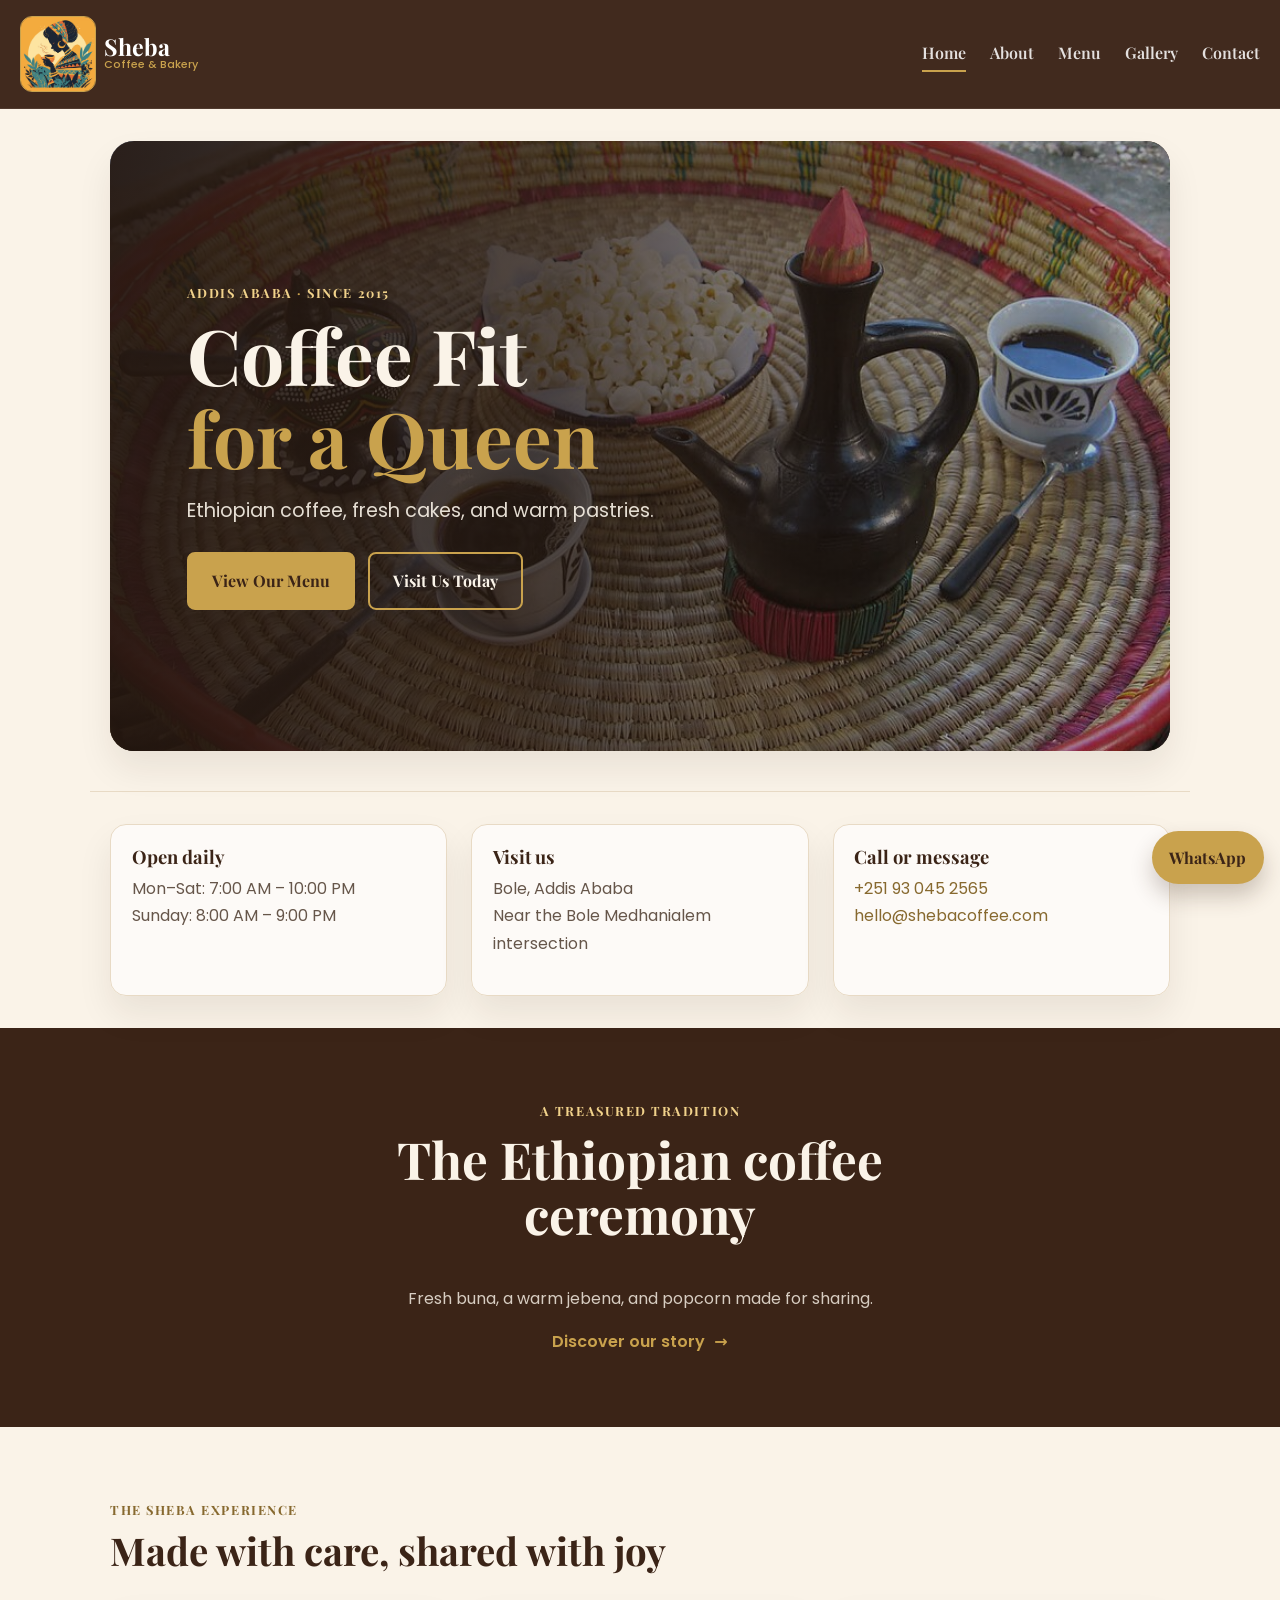
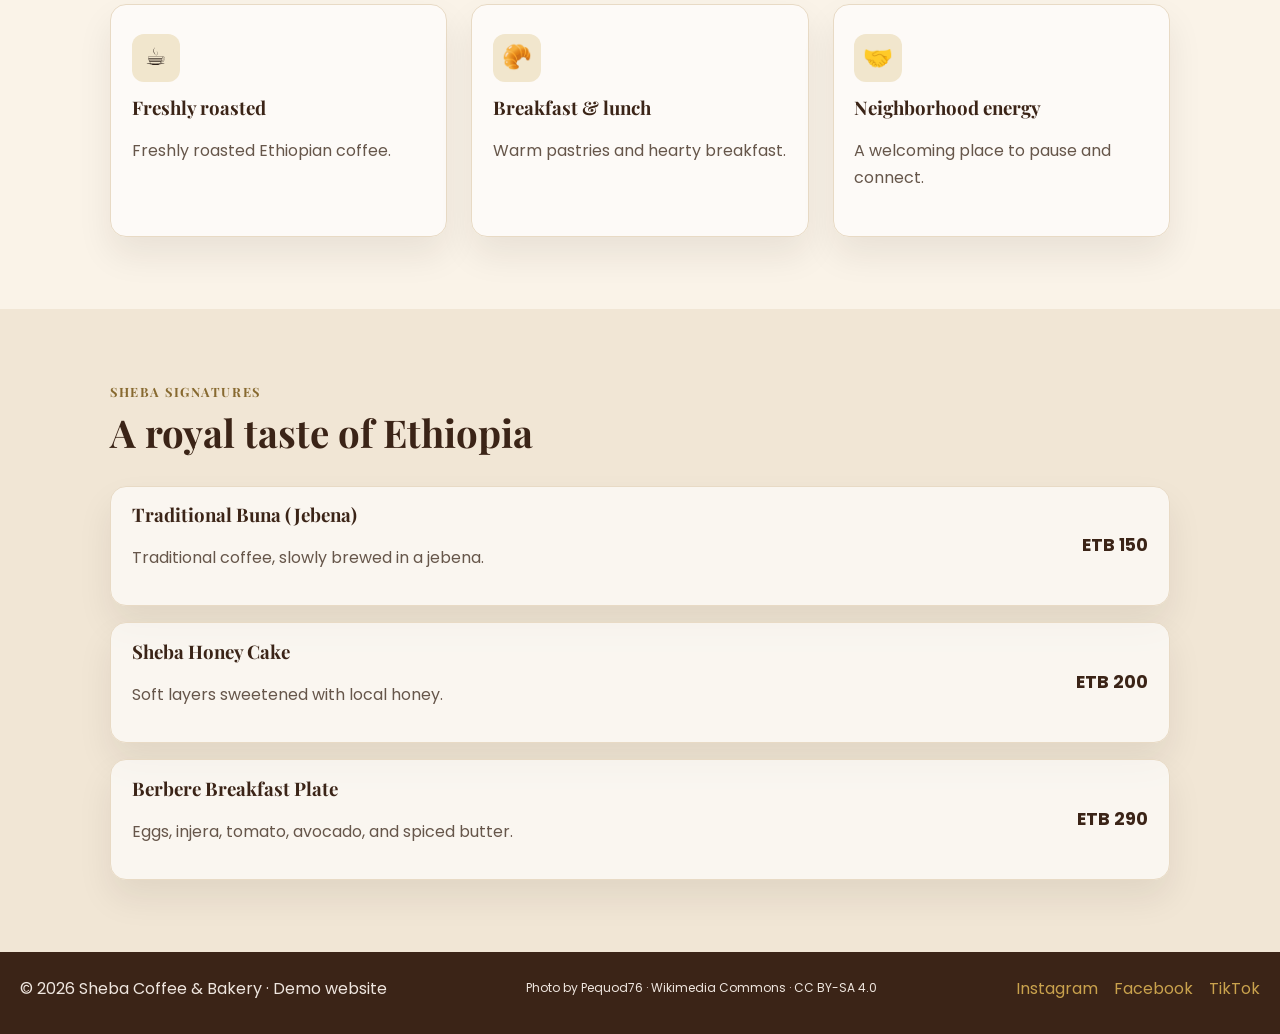
<file: index.html>
<!DOCTYPE html>
<html lang="en">
<head>
  <meta charset="UTF-8">
  <meta name="viewport" content="width=device-width, initial-scale=1">
  <title>Sheba Coffee &amp; Bakery | Ethiopian Coffee, Cakes &amp; Pastries</title>
  <meta name="description" content="Sheba Coffee &amp; Bakery in Addis Ababa: freshly roasted Ethiopian coffee, handcrafted cakes and warm pastries, made daily. View our menu, hours and location.">
  <link rel="preconnect" href="https://fonts.googleapis.com">
  <link rel="preconnect" href="https://fonts.gstatic.com" crossorigin>
  <link href="https://fonts.googleapis.com/css2?family=Playfair+Display:wght@400;600;700&family=Poppins:wght@400;500;600;700&display=swap" rel="stylesheet">
  <link rel="stylesheet" href="style.css">
</head>
<body>
  <header class="site-header">
    <a class="logo" href="index.html">
      <img class="logo-mark" src="sheba-logo-illustration.png" alt="Sheba Coffee & Bakery logo">
      <span class="logo-name">Sheba</span>
      <span class="logo-descriptor">Coffee &amp; Bakery</span>
    </a>
    <button class="nav-toggle" aria-label="Open menu" aria-expanded="false" aria-controls="nav">
      <span></span>
      <span></span>
      <span></span>
    </button>
    <nav id="nav" class="nav">
      <a href="index.html" aria-current="page">Home</a>
      <a href="about.html">About</a>
      <a href="menu.html">Menu</a>
      <a href="gallery.html">Gallery</a>
      <a href="contact.html">Contact</a>
    </nav>
  </header>

  <main>
    <section class="hero container">
      <div class="hero-visual">
        <img class="coffee-scene" src="ethiopian-coffee.jpg" alt="Ethiopian coffee service with a decorated jebena, coffee cups, and a bowl of popcorn on a woven tray">
        <div class="hero-text">
          <p class="eyebrow">Addis Ababa <span>·</span> Since 2015</p>
          <h1>Coffee Fit <span>for a Queen</span></h1>
          <p class="lead">Ethiopian coffee, fresh cakes, and warm pastries.</p>
          <div class="hero-actions">
            <a class="btn btn-primary" href="menu.html">View Our Menu</a>
            <a class="btn btn-ghost" href="contact.html">Visit Us Today</a>
          </div>
        </div>
      </div>
    </section>

    <section class="info container">
      <div class="info-card">
        <h2>Open daily</h2>
        <p>Mon–Sat: 7:00 AM – 10:00 PM<br>Sunday: 8:00 AM – 9:00 PM</p>
      </div>
      <div class="info-card">
        <h2>Visit us</h2>
        <p>Bole, Addis Ababa<br>Near the Bole Medhanialem intersection</p>
      </div>
      <div class="info-card">
        <h2>Call or message</h2>
        <p><a href="tel:+251930452565">+251 93 045 2565</a><br><a href="mailto:hello@shebacoffee.com">hello@shebacoffee.com</a></p>
      </div>
    </section>

    <section class="section coffee-ceremony">
      <div class="container ceremony-inner" data-reveal>
        <p class="eyebrow">A treasured tradition</p>
        <h2>The Ethiopian coffee ceremony</h2>
        <p>Fresh buna, a warm jebena, and popcorn made for sharing.</p>
        <a class="text-link" href="about.html">Discover our story <span aria-hidden="true">→</span></a>
      </div>
    </section>

    <section class="section container">
      <div class="section-heading">
        <p class="eyebrow">The Sheba experience</p>
        <h2>Made with care, shared with joy</h2>
      </div>
      <div class="card-grid three-up">
        <article class="feature-card">
          <span class="feature-icon">☕</span>
          <h3>Freshly roasted</h3>
          <p>Freshly roasted Ethiopian coffee.</p>
        </article>
        <article class="feature-card">
          <span class="feature-icon">🥐</span>
          <h3>Breakfast & lunch</h3>
          <p>Warm pastries and hearty breakfast.</p>
        </article>
        <article class="feature-card">
          <span class="feature-icon">🤝</span>
          <h3>Neighborhood energy</h3>
          <p>A welcoming place to pause and connect.</p>
        </article>
      </div>
    </section>

    <section class="section section-alt">
      <div class="container">
        <div class="section-heading">
          <p class="eyebrow">Sheba signatures</p>
          <h2>A royal taste of Ethiopia</h2>
        </div>
        <div class="menu-preview">
          <article class="menu-item">
            <div>
              <h3>Traditional Buna (Jebena)</h3>
              <p>Traditional coffee, slowly brewed in a jebena.</p>
            </div>
            <strong>ETB 150</strong>
          </article>
          <article class="menu-item">
            <div>
              <h3>Sheba Honey Cake</h3>
              <p>Soft layers sweetened with local honey.</p>
            </div>
            <strong>ETB 200</strong>
          </article>
          <article class="menu-item">
            <div>
              <h3>Berbere Breakfast Plate</h3>
              <p>Eggs, injera, tomato, avocado, and spiced butter.</p>
            </div>
            <strong>ETB 290</strong>
          </article>
        </div>
      </div>
    </section>

  </main>

  <footer class="site-footer">
    <p>&copy; <span id="year"></span> Sheba Coffee &amp; Bakery · Demo website</p>
    <p class="photo-credit">Photo by Pequod76 · Wikimedia Commons · CC BY-SA 4.0</p>
    <div class="social-links">
      <a href="#" aria-label="Instagram">Instagram</a>
      <a href="#" aria-label="Facebook">Facebook</a>
      <a href="#" aria-label="TikTok">TikTok</a>
    </div>
  </footer>

  <a class="whatsapp" href="https://wa.me/251900000000" target="_blank" rel="noopener" aria-label="Chat on WhatsApp">WhatsApp</a>

  <script src="main.js"></script>
</body>
</html>
</file>
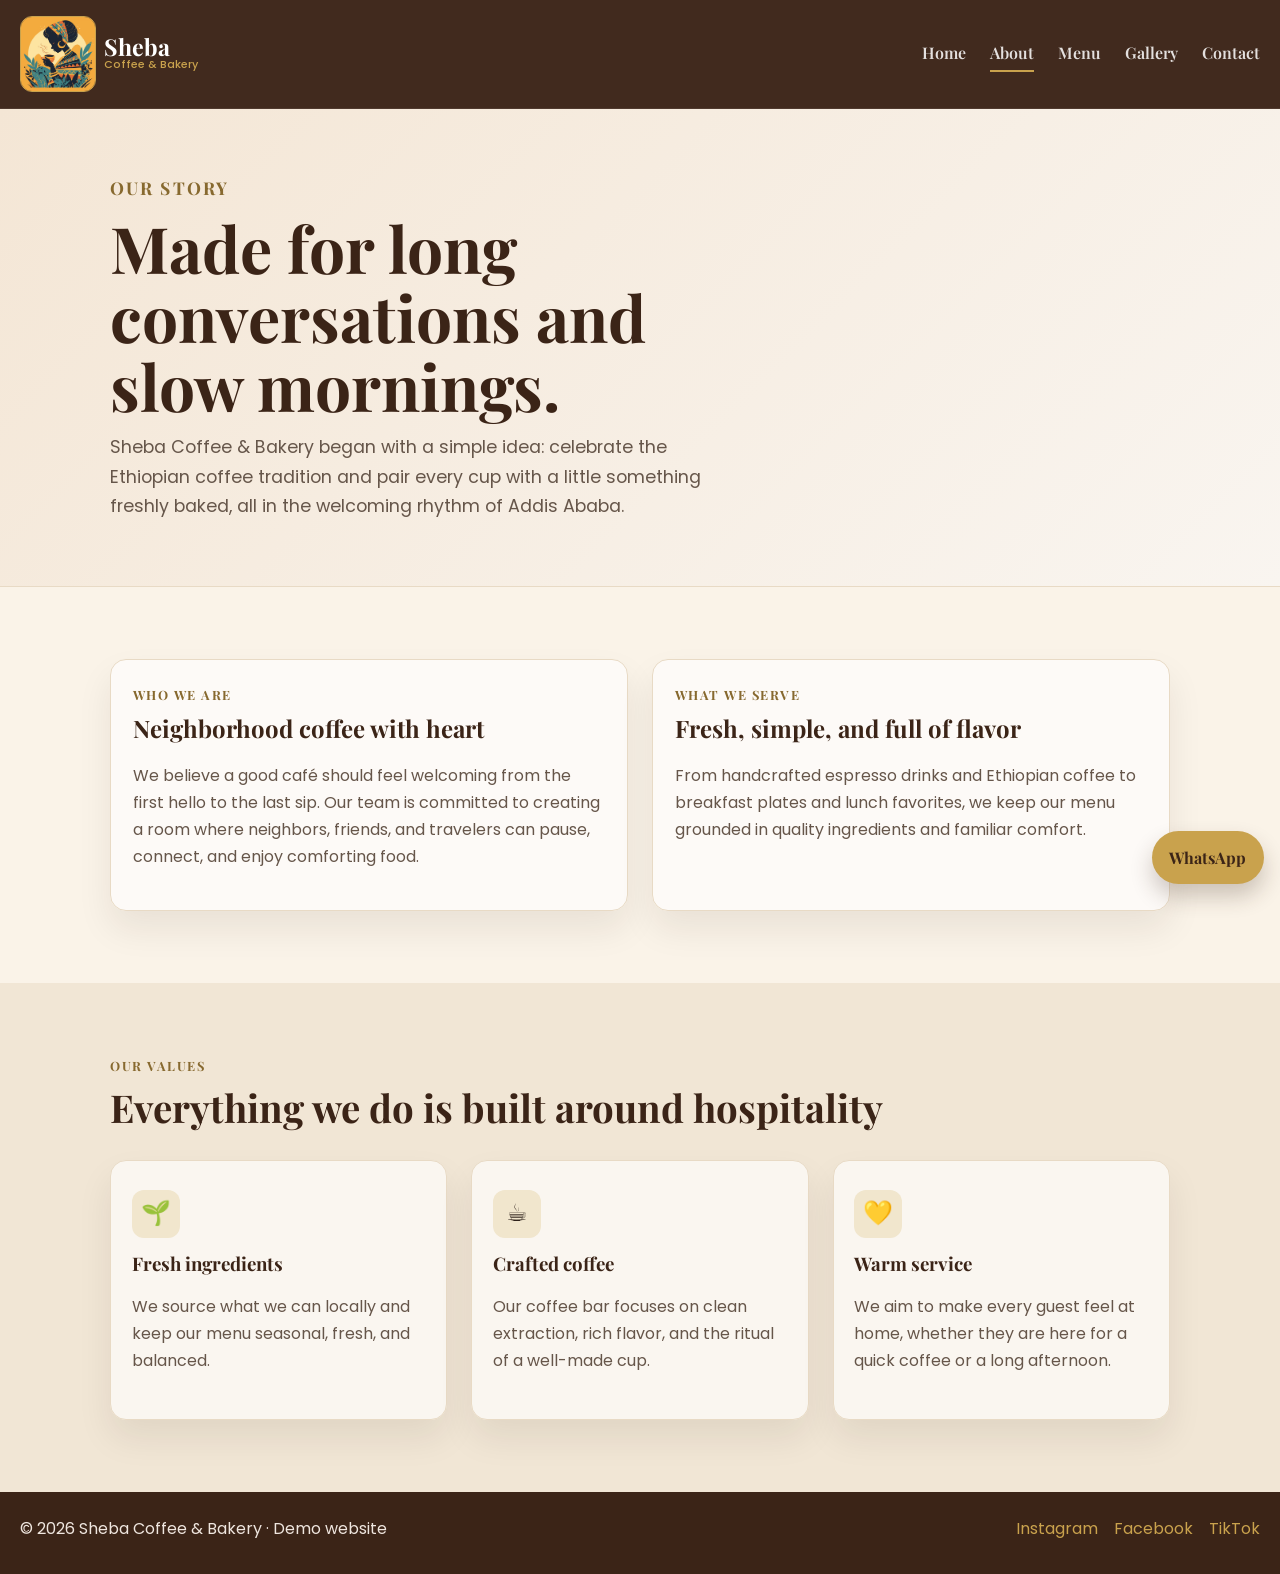
<file: about.html>
<!DOCTYPE html>
<html lang="en">
<head>
  <meta charset="UTF-8">
  <meta name="viewport" content="width=device-width, initial-scale=1">
  <title>Our Story | Sheba Coffee &amp; Bakery</title>
  <meta name="description" content="Discover Sheba Coffee &amp; Bakery in Addis Ababa and our love of Ethiopian coffee, freshly baked treats, and warm hospitality.">
  <link rel="preconnect" href="https://fonts.googleapis.com">
  <link rel="preconnect" href="https://fonts.gstatic.com" crossorigin>
  <link href="https://fonts.googleapis.com/css2?family=Playfair+Display:wght@400;600;700&family=Poppins:wght@400;500;600;700&display=swap" rel="stylesheet">
  <link rel="stylesheet" href="style.css">
</head>
<body>
  <header class="site-header">
    <a class="logo" href="index.html">
      <img class="logo-mark" src="sheba-logo-illustration.png" alt="">
      <span class="logo-name">Sheba</span>
      <span class="logo-descriptor">Coffee &amp; Bakery</span>
    </a>
    <button class="nav-toggle" aria-label="Open menu" aria-expanded="false" aria-controls="nav">
      <span></span>
      <span></span>
      <span></span>
    </button>
    <nav id="nav" class="nav">
      <a href="index.html">Home</a>
      <a href="about.html" aria-current="page">About</a>
      <a href="menu.html">Menu</a>
      <a href="gallery.html">Gallery</a>
      <a href="contact.html">Contact</a>
    </nav>
  </header>

  <main>
    <section class="page-hero">
      <div class="page-hero-inner">
        <p class="eyebrow">Our story</p>
        <h1>Made for long conversations and slow mornings.</h1>
        <p>Sheba Coffee &amp; Bakery began with a simple idea: celebrate the Ethiopian coffee tradition and pair every cup with a little something freshly baked, all in the welcoming rhythm of Addis Ababa.</p>
      </div>
    </section>

    <section class="section container">
      <div class="about-grid">
        <article class="about-card">
          <p class="eyebrow">Who we are</p>
          <h2>Neighborhood coffee with heart</h2>
          <p>We believe a good café should feel welcoming from the first hello to the last sip. Our team is committed to creating a room where neighbors, friends, and travelers can pause, connect, and enjoy comforting food.</p>
        </article>
        <article class="about-card">
          <p class="eyebrow">What we serve</p>
          <h2>Fresh, simple, and full of flavor</h2>
          <p>From handcrafted espresso drinks and Ethiopian coffee to breakfast plates and lunch favorites, we keep our menu grounded in quality ingredients and familiar comfort.</p>
        </article>
      </div>
    </section>

    <section class="section section-alt">
      <div class="container">
        <div class="section-heading">
          <p class="eyebrow">Our values</p>
          <h2>Everything we do is built around hospitality</h2>
        </div>
        <div class="card-grid three-up">
          <article class="feature-card">
            <span class="feature-icon">🌱</span>
            <h3>Fresh ingredients</h3>
            <p>We source what we can locally and keep our menu seasonal, fresh, and balanced.</p>
          </article>
          <article class="feature-card">
            <span class="feature-icon">☕</span>
            <h3>Crafted coffee</h3>
            <p>Our coffee bar focuses on clean extraction, rich flavor, and the ritual of a well-made cup.</p>
          </article>
          <article class="feature-card">
            <span class="feature-icon">💛</span>
            <h3>Warm service</h3>
            <p>We aim to make every guest feel at home, whether they are here for a quick coffee or a long afternoon.</p>
          </article>
        </div>
      </div>
    </section>
  </main>

  <footer class="site-footer">
    <p>&copy; <span id="year"></span> Sheba Coffee &amp; Bakery · Demo website</p>
    <div class="social-links">
      <a href="#" aria-label="Instagram">Instagram</a>
      <a href="#" aria-label="Facebook">Facebook</a>
      <a href="#" aria-label="TikTok">TikTok</a>
    </div>
  </footer>

  <a class="whatsapp" href="https://wa.me/251900000000" target="_blank" rel="noopener" aria-label="Chat on WhatsApp">WhatsApp</a>

  <script src="main.js"></script>
</body>
</html>
</file>
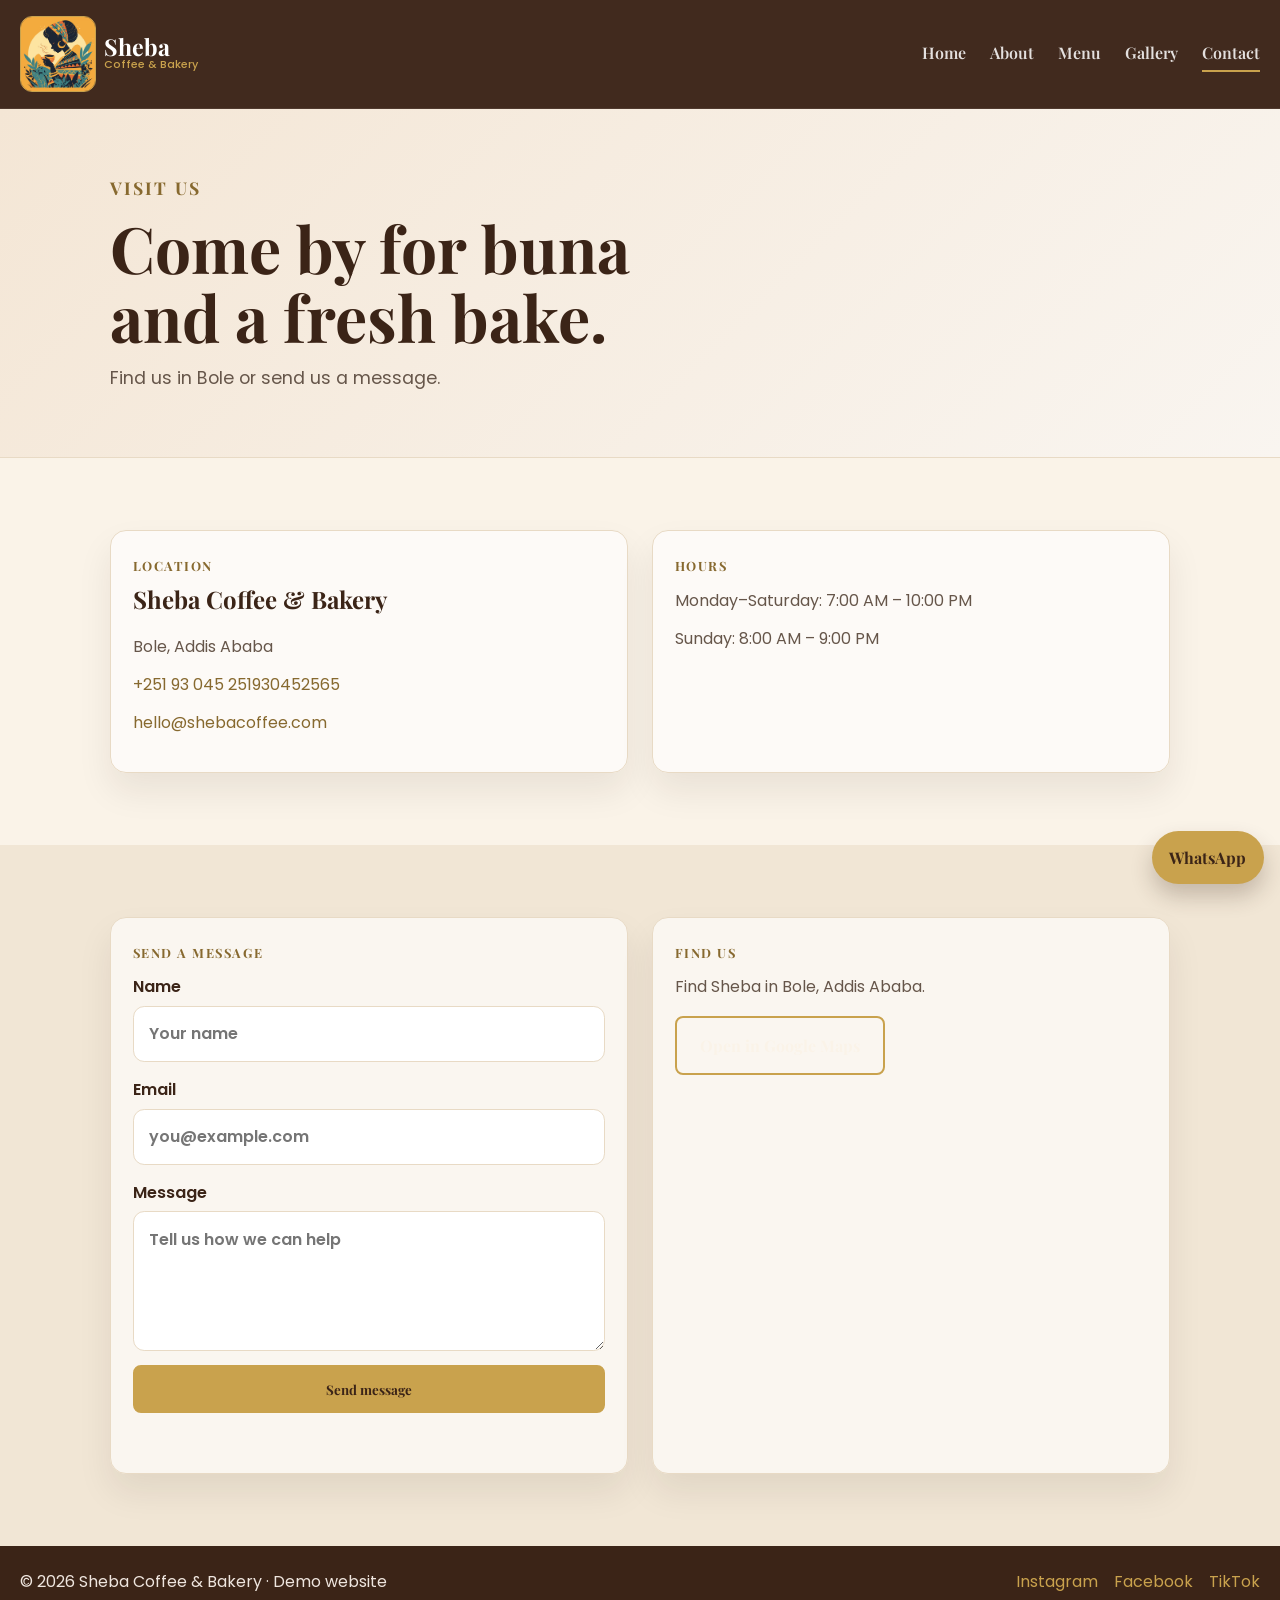
<file: contact.html>
<!DOCTYPE html>
<html lang="en">
<head>
  <meta charset="UTF-8">
  <meta name="viewport" content="width=device-width, initial-scale=1">
  <title>Visit Us | Sheba Coffee &amp; Bakery</title>
  <meta name="description" content="Visit Sheba Coffee &amp; Bakery in Bole, Addis Ababa, for Ethiopian coffee, fresh cakes, and warm pastries. Find our hours and contact details.">
  <link rel="preconnect" href="https://fonts.googleapis.com">
  <link rel="preconnect" href="https://fonts.gstatic.com" crossorigin>
  <link href="https://fonts.googleapis.com/css2?family=Playfair+Display:wght@400;600;700&family=Poppins:wght@400;500;600;700&display=swap" rel="stylesheet">
  <link rel="stylesheet" href="style.css">
</head>
<body>
  <header class="site-header">
    <a class="logo" href="index.html">
      <img class="logo-mark" src="sheba-logo-illustration.png" alt="">
      <span class="logo-name">Sheba</span>
      <span class="logo-descriptor">Coffee &amp; Bakery</span>
    </a>
    <button class="nav-toggle" aria-label="Open menu" aria-expanded="false" aria-controls="nav">
      <span></span>
      <span></span>
      <span></span>
    </button>
    <nav id="nav" class="nav">
      <a href="index.html">Home</a>
      <a href="about.html">About</a>
      <a href="menu.html">Menu</a>
      <a href="gallery.html">Gallery</a>
      <a href="contact.html" aria-current="page">Contact</a>
    </nav>
  </header>

  <main>
    <section class="page-hero">
      <div class="page-hero-inner">
        <p class="eyebrow">Visit us</p>
        <h1>Come by for buna and a fresh bake.</h1>
        <p>Find us in Bole or send us a message.</p>
      </div>
    </section>

    <section class="section container">
      <div class="contact-grid">
        <article class="contact-card">
          <p class="eyebrow">Location</p>
          <h2>Sheba Coffee &amp; Bakery</h2>
          <ul>
            <li>Bole, Addis Ababa</li>
            <li><a href="tel:+251930452565">+251 93 045 251930452565</a></li>
            <li><a href="mailto:hello@shebacoffee.com">hello@shebacoffee.com</a></li>
          </ul>
        </article>

        <article class="contact-card">
          <p class="eyebrow">Hours</p>
          <ul>
            <li>Monday–Saturday: 7:00 AM – 10:00 PM</li>
            <li>Sunday: 8:00 AM – 9:00 PM</li>
          </ul>
        </article>
      </div>
    </section>

    <section class="section section-alt">
      <div class="container">
        <div class="contact-grid">
          <article class="contact-card">
            <p class="eyebrow">Send a message</p>
            <form class="contact-form">
              <label>
                Name
                <input type="text" name="name" placeholder="Your name" required>
              </label>
              <label>
                Email
                <input type="email" name="email" placeholder="you@example.com" required>
              </label>
              <label>
                Message
                <textarea name="message" placeholder="Tell us how we can help" required></textarea>
              </label>
              <button class="btn btn-primary" type="submit">Send message</button>
              <div class="form-message" aria-live="polite"></div>
            </form>
          </article>

          <article class="contact-card">
            <p class="eyebrow">Find us</p>
            <p>Find Sheba in Bole, Addis Ababa.</p>
            <a class="btn btn-ghost" href="https://maps.google.com/?q=Bole%20Addis%20Ababa" target="_blank" rel="noopener">Open in Google Maps</a>
          </article>
        </div>
      </div>
    </section>
  </main>

  <footer class="site-footer">
    <p>&copy; <span id="year"></span> Sheba Coffee &amp; Bakery · Demo website</p>
    <div class="social-links">
      <a href="#" aria-label="Instagram">Instagram</a>
      <a href="#" aria-label="Facebook">Facebook</a>
      <a href="#" aria-label="TikTok">TikTok</a>
    </div>
  </footer>

  <a class="whatsapp" href="https://wa.me/251900000000" target="_blank" rel="noopener" aria-label="Chat on WhatsApp">WhatsApp</a>

  <script src="main.js"></script>
</body>
</html>
</file>
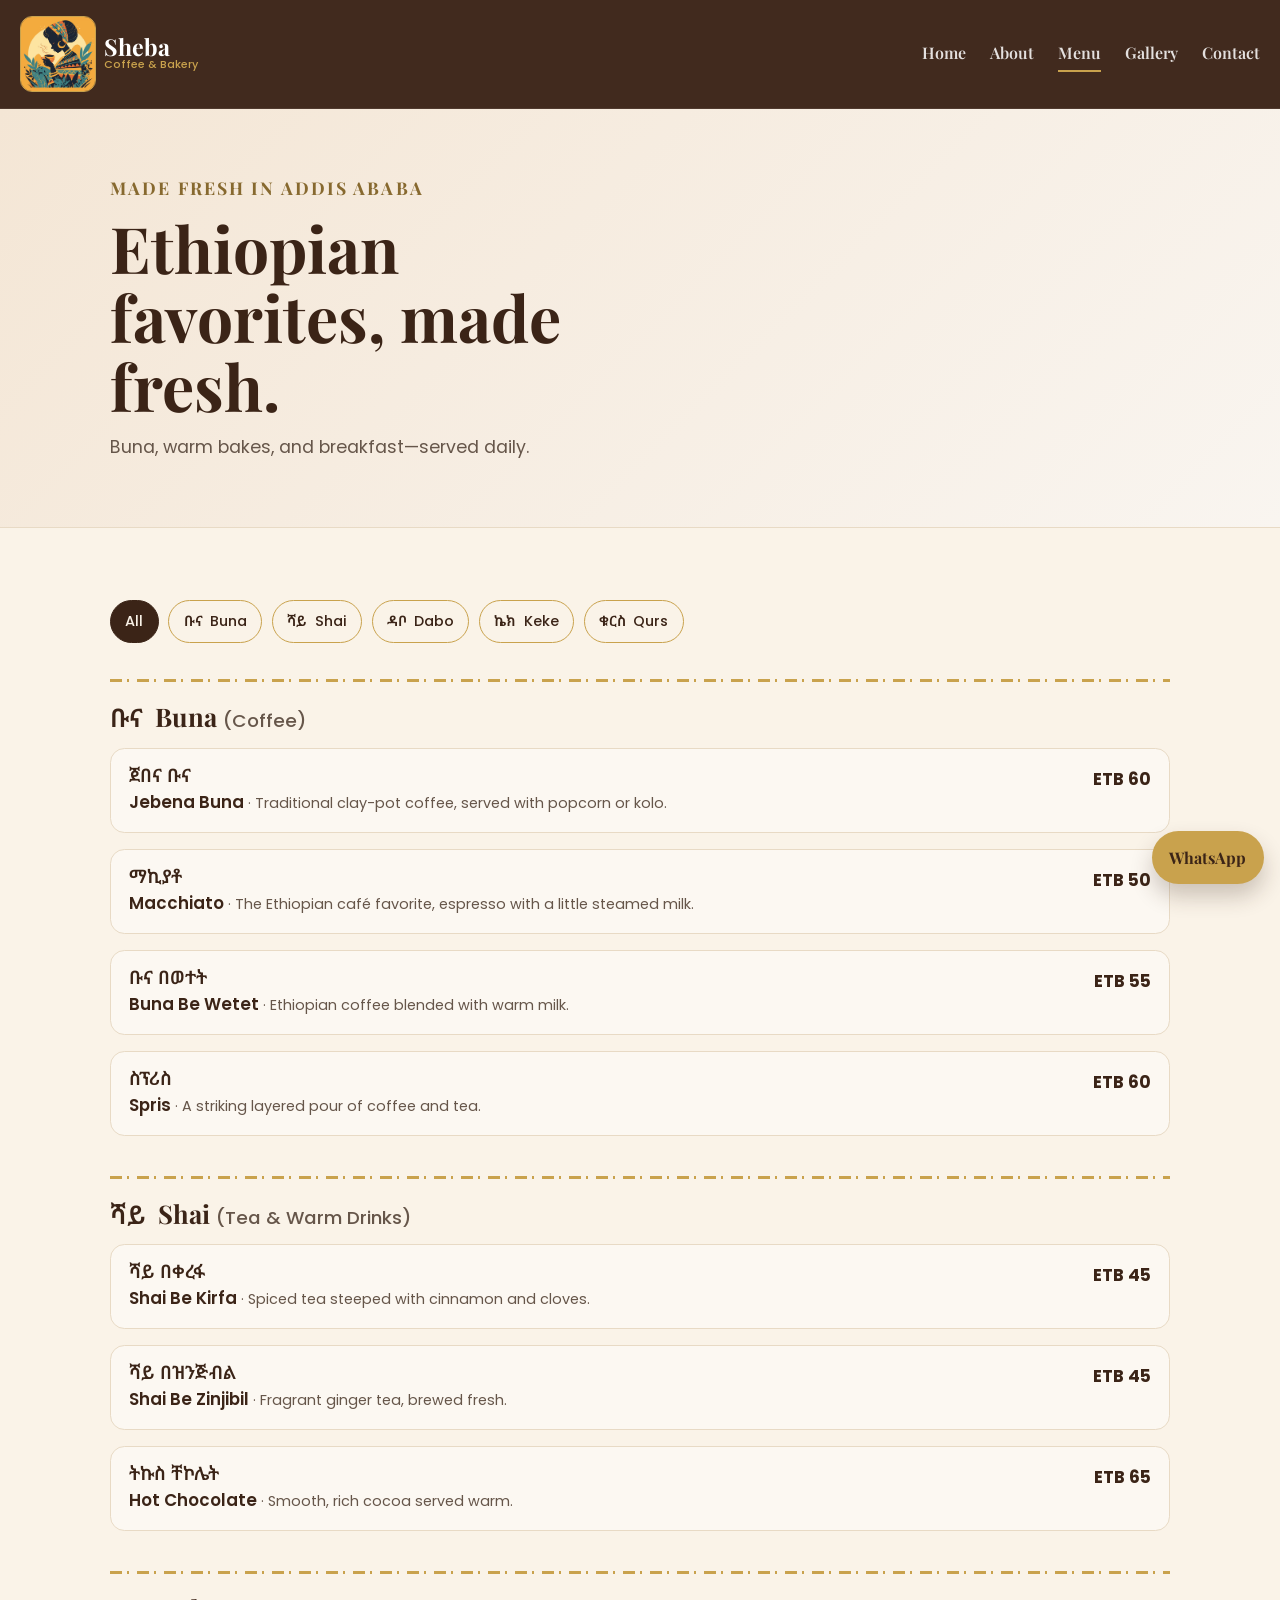
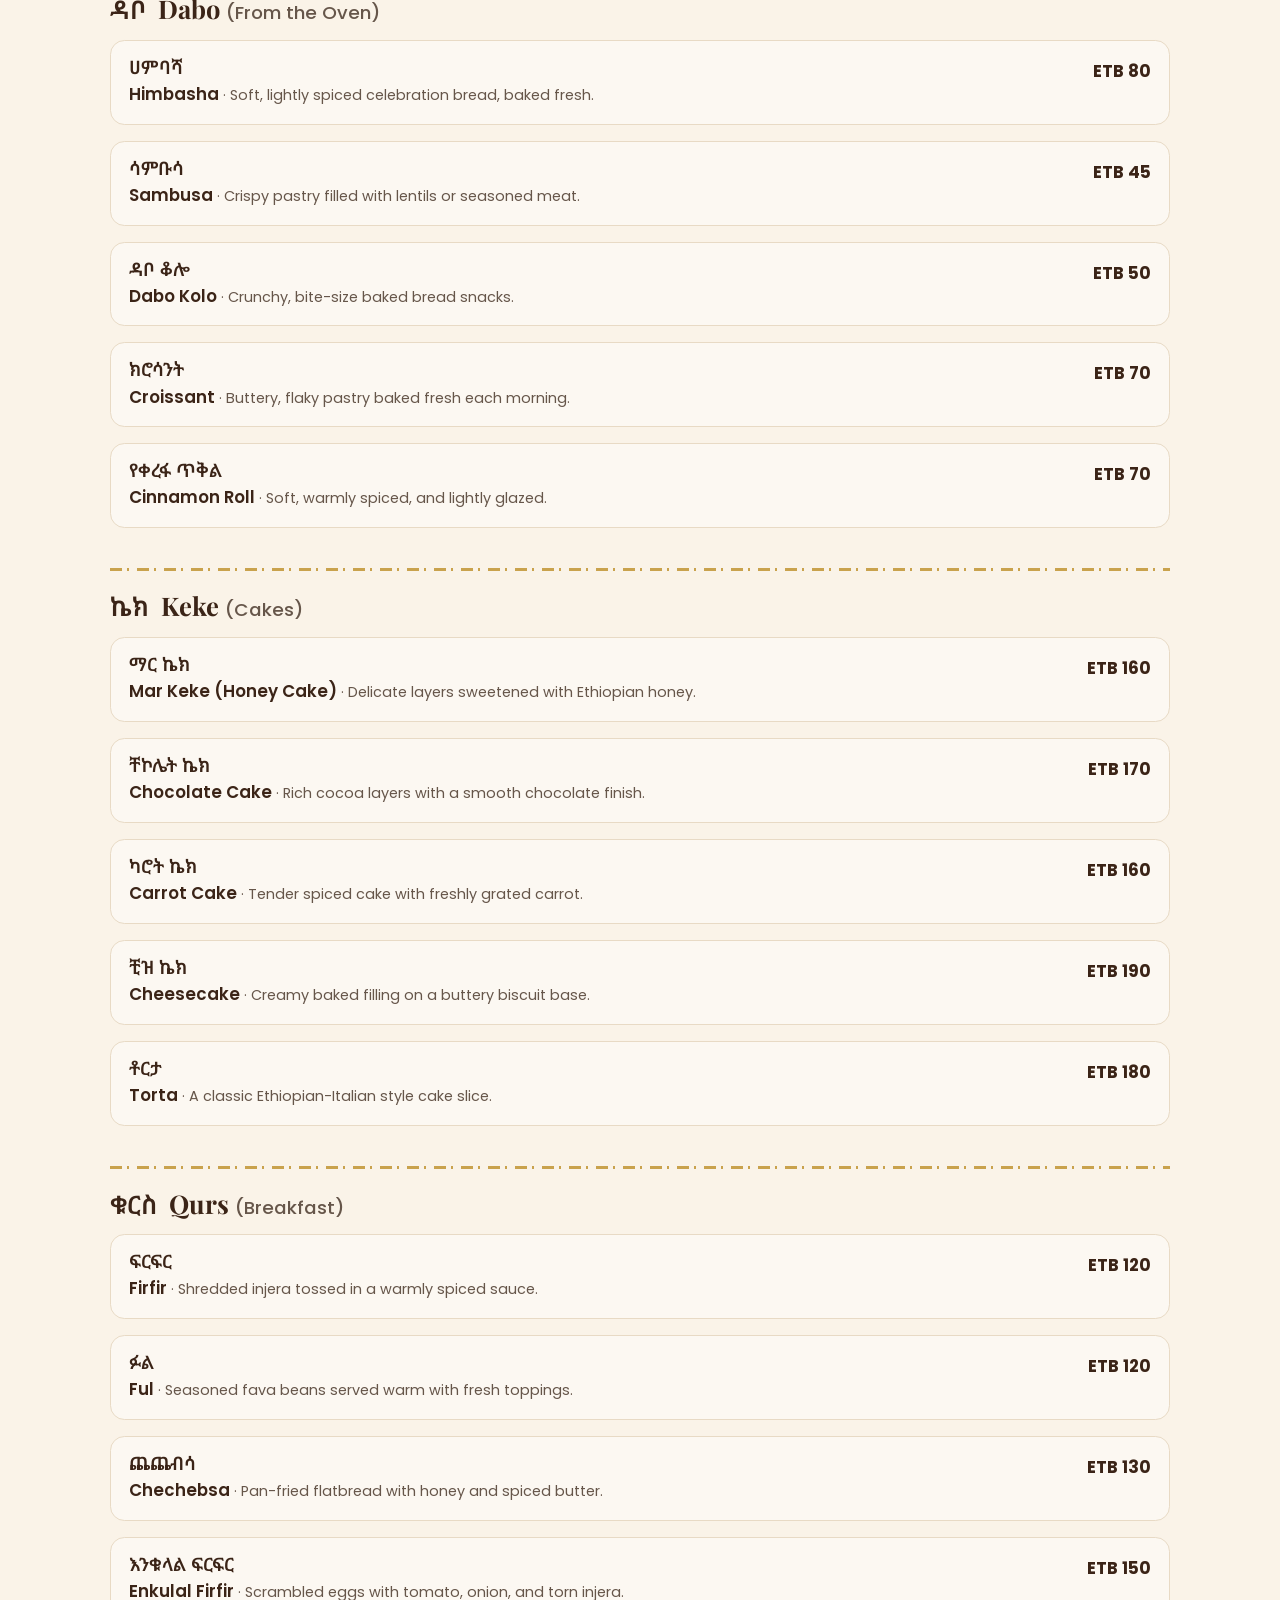
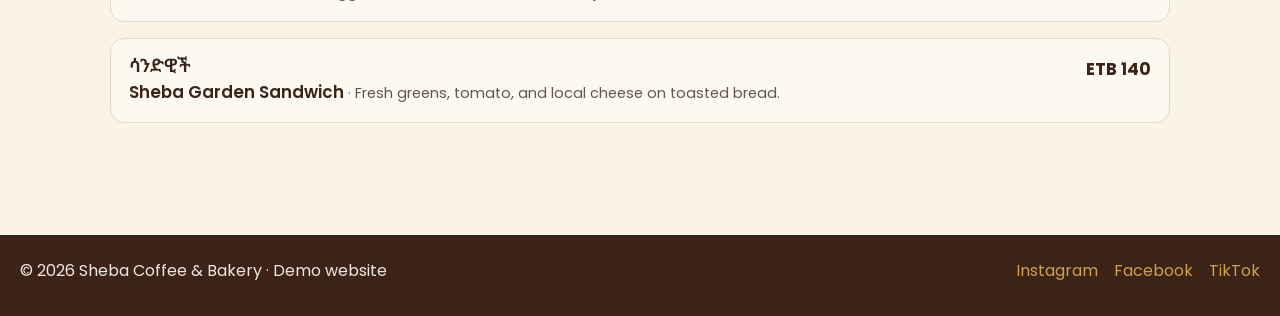
<file: menu.html>
<!DOCTYPE html>
<html lang="en">
<head>
  <meta charset="UTF-8">
  <meta name="viewport" content="width=device-width, initial-scale=1">
  <title>Menu | Sheba Coffee &amp; Bakery</title>
  <meta name="description" content="Explore Sheba Coffee &amp; Bakery's royal brews, Ethiopian coffee, signature cakes, fresh pastries, and light bites in Addis Ababa.">
  <link rel="preconnect" href="https://fonts.googleapis.com">
  <link rel="preconnect" href="https://fonts.gstatic.com" crossorigin>
  <link href="https://fonts.googleapis.com/css2?family=Playfair+Display:wght@400;600;700&family=Poppins:wght@400;500;600;700&family=Noto+Sans+Ethiopic:wght@400;500;600;700&display=swap" rel="stylesheet">
  <link rel="stylesheet" href="style.css">
</head>
<body>
  <header class="site-header">
    <a class="logo" href="index.html">
      <img class="logo-mark" src="sheba-logo-illustration.png" alt="">
      <span class="logo-name">Sheba</span>
      <span class="logo-descriptor">Coffee &amp; Bakery</span>
    </a>
    <button class="nav-toggle" aria-label="Open menu" aria-expanded="false" aria-controls="nav">
      <span></span>
      <span></span>
      <span></span>
    </button>
    <nav id="nav" class="nav">
      <a href="index.html">Home</a>
      <a href="about.html">About</a>
      <a href="menu.html" aria-current="page">Menu</a>
      <a href="gallery.html">Gallery</a>
      <a href="contact.html">Contact</a>
    </nav>
  </header>

  <main>
    <section class="page-hero">
      <div class="page-hero-inner">
        <p class="eyebrow">Made fresh in Addis Ababa</p>
        <h1>Ethiopian favorites, made fresh.</h1>
        <p>Buna, warm bakes, and breakfast—served daily.</p>
      </div>
    </section>

    <section class="section container">
      <div class="menu-filters" role="group" aria-label="Filter menu by category">
        <button class="menu-filter is-active" type="button" data-menu-filter="all" aria-pressed="true">All</button>
        <button class="menu-filter" type="button" data-menu-filter="buna" aria-pressed="false"><span lang="am">ቡና</span> Buna</button>
        <button class="menu-filter" type="button" data-menu-filter="shai" aria-pressed="false"><span lang="am">ሻይ</span> Shai</button>
        <button class="menu-filter" type="button" data-menu-filter="dabo" aria-pressed="false"><span lang="am">ዳቦ</span> Dabo</button>
        <button class="menu-filter" type="button" data-menu-filter="keke" aria-pressed="false"><span lang="am">ኬክ</span> Keke</button>
        <button class="menu-filter" type="button" data-menu-filter="qurs" aria-pressed="false"><span lang="am">ቁርስ</span> Qurs</button>
      </div>

      <div class="menu-section" id="menu-buna" data-menu-category="buna">
        <h2><span class="amharic" lang="am">ቡና</span> <span>Buna <small>(Coffee)</small></span></h2>
        <div class="menu-list">
          <div class="menu-row">
            <div>
              <h3 class="menu-name-am" lang="am">ጀበና ቡና</h3>
              <p class="menu-description"><strong>Jebena Buna</strong> · Traditional clay-pot coffee, served with popcorn or kolo.</p>
            </div>
            <strong>ETB 60</strong>
          </div>
          <div class="menu-row">
            <div>
              <h3 class="menu-name-am" lang="am">ማኪያቶ</h3>
              <p class="menu-description"><strong>Macchiato</strong> · The Ethiopian café favorite, espresso with a little steamed milk.</p>
            </div>
            <strong>ETB 50</strong>
          </div>
          <div class="menu-row">
            <div>
              <h3 class="menu-name-am" lang="am">ቡና በወተት</h3>
              <p class="menu-description"><strong>Buna Be Wetet</strong> · Ethiopian coffee blended with warm milk.</p>
            </div>
            <strong>ETB 55</strong>
          </div>
          <div class="menu-row">
            <div>
              <h3 class="menu-name-am" lang="am">ስፕሪስ</h3>
              <p class="menu-description"><strong>Spris</strong> · A striking layered pour of coffee and tea.</p>
            </div>
            <strong>ETB 60</strong>
          </div>
        </div>
      </div>

      <div class="menu-section" id="menu-shai" data-menu-category="shai">
        <h2><span class="amharic" lang="am">ሻይ</span> <span>Shai <small>(Tea &amp; Warm Drinks)</small></span></h2>
        <div class="menu-list">
          <div class="menu-row">
            <div>
              <h3 class="menu-name-am" lang="am">ሻይ በቀረፋ</h3>
              <p class="menu-description"><strong>Shai Be Kirfa</strong> · Spiced tea steeped with cinnamon and cloves.</p>
            </div>
            <strong>ETB 45</strong>
          </div>
          <div class="menu-row">
            <div>
              <h3 class="menu-name-am" lang="am">ሻይ በዝንጅብል</h3>
              <p class="menu-description"><strong>Shai Be Zinjibil</strong> · Fragrant ginger tea, brewed fresh.</p>
            </div>
            <strong>ETB 45</strong>
          </div>
          <div class="menu-row">
            <div>
              <h3 class="menu-name-am" lang="am">ትኩስ ቸኮሌት</h3>
              <p class="menu-description"><strong>Hot Chocolate</strong> · Smooth, rich cocoa served warm.</p>
            </div>
            <strong>ETB 65</strong>
          </div>
        </div>
      </div>

      <div class="menu-section" id="menu-dabo" data-menu-category="dabo">
        <h2><span class="amharic" lang="am">ዳቦ</span> <span>Dabo <small>(From the Oven)</small></span></h2>
        <div class="menu-list">
          <div class="menu-row">
            <div>
              <h3 class="menu-name-am" lang="am">ሀምባሻ</h3>
              <p class="menu-description"><strong>Himbasha</strong> · Soft, lightly spiced celebration bread, baked fresh.</p>
            </div>
            <strong>ETB 80</strong>
          </div>
          <div class="menu-row">
            <div>
              <h3 class="menu-name-am" lang="am">ሳምቡሳ</h3>
              <p class="menu-description"><strong>Sambusa</strong> · Crispy pastry filled with lentils or seasoned meat.</p>
            </div>
            <strong>ETB 45</strong>
          </div>
          <div class="menu-row">
            <div>
              <h3 class="menu-name-am" lang="am">ዳቦ ቆሎ</h3>
              <p class="menu-description"><strong>Dabo Kolo</strong> · Crunchy, bite-size baked bread snacks.</p>
            </div>
            <strong>ETB 50</strong>
          </div>
          <div class="menu-row">
            <div>
              <h3 class="menu-name-am" lang="am">ክሮሳንት</h3>
              <p class="menu-description"><strong>Croissant</strong> · Buttery, flaky pastry baked fresh each morning.</p>
            </div>
            <strong>ETB 70</strong>
          </div>
          <div class="menu-row">
            <div>
              <h3 class="menu-name-am" lang="am">የቀረፋ ጥቅል</h3>
              <p class="menu-description"><strong>Cinnamon Roll</strong> · Soft, warmly spiced, and lightly glazed.</p>
            </div>
            <strong>ETB 70</strong>
          </div>
        </div>
      </div>

      <div class="menu-section" id="menu-keke" data-menu-category="keke">
        <h2><span class="amharic" lang="am">ኬክ</span> <span>Keke <small>(Cakes)</small></span></h2>
        <div class="menu-list">
          <div class="menu-row">
            <div>
              <h3 class="menu-name-am" lang="am">ማር ኬክ</h3>
              <p class="menu-description"><strong>Mar Keke (Honey Cake)</strong> · Delicate layers sweetened with Ethiopian honey.</p>
            </div>
            <strong>ETB 160</strong>
          </div>
          <div class="menu-row">
            <div>
              <h3 class="menu-name-am" lang="am">ቸኮሌት ኬክ</h3>
              <p class="menu-description"><strong>Chocolate Cake</strong> · Rich cocoa layers with a smooth chocolate finish.</p>
            </div>
            <strong>ETB 170</strong>
          </div>
          <div class="menu-row">
            <div>
              <h3 class="menu-name-am" lang="am">ካሮት ኬክ</h3>
              <p class="menu-description"><strong>Carrot Cake</strong> · Tender spiced cake with freshly grated carrot.</p>
            </div>
            <strong>ETB 160</strong>
          </div>
          <div class="menu-row">
            <div>
              <h3 class="menu-name-am" lang="am">ቺዝ ኬክ</h3>
              <p class="menu-description"><strong>Cheesecake</strong> · Creamy baked filling on a buttery biscuit base.</p>
            </div>
            <strong>ETB 190</strong>
          </div>
          <div class="menu-row">
            <div>
              <h3 class="menu-name-am" lang="am">ቶርታ</h3>
              <p class="menu-description"><strong>Torta</strong> · A classic Ethiopian-Italian style cake slice.</p>
            </div>
            <strong>ETB 180</strong>
          </div>
        </div>
      </div>

      <div class="menu-section" id="menu-qurs" data-menu-category="qurs">
        <h2><span class="amharic" lang="am">ቁርስ</span> <span>Qurs <small>(Breakfast)</small></span></h2>
        <div class="menu-list">
          <div class="menu-row">
            <div>
              <h3 class="menu-name-am" lang="am">ፍርፍር</h3>
              <p class="menu-description"><strong>Firfir</strong> · Shredded injera tossed in a warmly spiced sauce.</p>
            </div>
            <strong>ETB 120</strong>
          </div>
          <div class="menu-row">
            <div>
              <h3 class="menu-name-am" lang="am">ፉል</h3>
              <p class="menu-description"><strong>Ful</strong> · Seasoned fava beans served warm with fresh toppings.</p>
            </div>
            <strong>ETB 120</strong>
          </div>
          <div class="menu-row">
            <div>
              <h3 class="menu-name-am" lang="am">ጨጨብሳ</h3>
              <p class="menu-description"><strong>Chechebsa</strong> · Pan-fried flatbread with honey and spiced butter.</p>
            </div>
            <strong>ETB 130</strong>
          </div>
          <div class="menu-row">
            <div>
              <h3 class="menu-name-am" lang="am">እንቁላል ፍርፍር</h3>
              <p class="menu-description"><strong>Enkulal Firfir</strong> · Scrambled eggs with tomato, onion, and torn injera.</p>
            </div>
            <strong>ETB 150</strong>
          </div>
          <div class="menu-row">
            <div>
              <h3 class="menu-name-am" lang="am">ሳንድዊች</h3>
              <p class="menu-description"><strong>Sheba Garden Sandwich</strong> · Fresh greens, tomato, and local cheese on toasted bread.</p>
            </div>
            <strong>ETB 140</strong>
          </div>
        </div>
      </div>

    </section>
  </main>

  <footer class="site-footer">
    <p>&copy; <span id="year"></span> Sheba Coffee &amp; Bakery · Demo website</p>
    <div class="social-links">
      <a href="#" aria-label="Instagram">Instagram</a>
      <a href="#" aria-label="Facebook">Facebook</a>
      <a href="#" aria-label="TikTok">TikTok</a>
    </div>
  </footer>

  <a class="whatsapp" href="https://wa.me/251900000000" target="_blank" rel="noopener" aria-label="Chat on WhatsApp">WhatsApp</a>

  <script src="main.js"></script>
</body>
</html>
</file>
<file: style.css>
:root {
  --roast: #3b2417;
  --roast-soft: #583a2a;
  --leaf: #87692f;
  --leaf-soft: #f1e6cd;
  --gold: #c9a24d;
  --paper: #faf3e8;
  --paper-strong: #f1e6d5;
  --ink: #2d211a;
  --muted: #66564a;
  --line: #e8dac5;
  --white: #ffffff;
  --shadow: 0 18px 35px rgba(37, 23, 19, 0.08);
  --font-head: "Playfair Display", Georgia, serif;
  --font-body: "Poppins", system-ui, sans-serif;
  --font-ethiopic: "Noto Sans Ethiopic", "Nyala", "Ebrima", sans-serif;
}

* { box-sizing: border-box; }

html { scroll-behavior: smooth; }

body {
  margin: 0;
  background: var(--paper);
  color: var(--ink);
  font-family: var(--font-body);
  font-size: 1rem;
  line-height: 1.7;
}

img {
  max-width: 100%;
  display: block;
  height: auto;
}

a {
  color: var(--leaf);
  text-decoration: none;
}

p {
  margin: 0 0 1rem;
  color: var(--muted);
}

h1, h2, h3, h4, .logo, .btn, .nav a, .eyebrow {
  font-family: var(--font-head);
}

h1, h2, h3 {
  color: var(--roast);
  margin-top: 0;
  line-height: 1.08;
}

:focus-visible {
  outline: 3px solid var(--gold);
  outline-offset: 3px;
}

.container {
  max-width: 1100px;
  margin: 0 auto;
  padding-left: 1.25rem;
  padding-right: 1.25rem;
}

.section {
  padding-top: 4.5rem;
  padding-bottom: 4.5rem;
}

.section-alt {
  background: var(--paper-strong);
}

.section-heading {
  margin-bottom: 2rem;
}

.section-heading h2 {
  font-size: clamp(2rem, 3vw, 2.8rem);
  margin-bottom: 0.2rem;
}

.eyebrow {
  margin-bottom: 0.6rem;
  font-size: 0.8rem;
  letter-spacing: 0.12em;
  text-transform: uppercase;
  color: var(--leaf);
  font-weight: 700;
}

.site-header {
  position: sticky;
  top: 0;
  z-index: 20;
  display: flex;
  align-items: center;
  justify-content: space-between;
  gap: 1rem;
  padding: 1rem 1.25rem;
  background: rgba(59, 36, 23, 0.97);
  backdrop-filter: blur(10px);
  border-bottom: 1px solid rgba(255,255,255,0.08);
}

.logo {
  color: var(--white);
  display: inline-grid;
  grid-template-columns: 76px auto;
  grid-template-rows: auto auto;
  align-items: center;
  column-gap: 0.5rem;
  text-decoration: none;
}

.logo-mark {
  grid-row: 1 / 3;
  width: 76px;
  height: 76px;
  border: 1.5px solid var(--gold);
  border-radius: 12px;
  object-fit: cover;
}

.logo-name {
  align-self: end;
  color: var(--white);
  font-family: var(--font-head);
  font-weight: 700;
  font-size: 1.45rem;
  line-height: 1;
}

.logo .logo-descriptor {
  align-self: start;
  color: var(--gold);
  font-family: var(--font-body);
  font-size: 0.68rem;
  font-weight: 500;
  line-height: 1.35;
}

.nav {
  display: flex;
  align-items: center;
  gap: 1.5rem;
}

.nav a {
  color: rgba(255,255,255,0.86);
  text-decoration: none;
  font-weight: 600;
  padding: 0.2rem 0;
  border-bottom: 2px solid transparent;
  transition: border-color 0.2s ease;
}

.nav a:hover,
.nav a[aria-current="page"] {
  border-color: var(--gold);
}

.nav-toggle {
  display: none;
  background: transparent;
  border: 0;
  padding: 0.25rem;
  cursor: pointer;
}

.nav-toggle span {
  display: block;
  width: 26px;
  height: 2px;
  margin: 5px 0;
  background: var(--white);
  border-radius: 2px;
}

.hero {
  padding-top: 2rem;
  padding-bottom: 2.5rem;
}

.hero-visual {
  position: relative;
  isolation: isolate;
  height: clamp(440px, 54vw, 610px);
  min-height: 440px;
  overflow: hidden;
  border-radius: 1.5rem;
  background: var(--roast);
  box-shadow: var(--shadow);
}

.hero-visual::after {
  position: absolute;
  z-index: 0;
  inset: 0;
  content: "";
  background: linear-gradient(90deg, rgba(35, 22, 15, 0.94) 0%, rgba(35, 22, 15, 0.78) 43%, rgba(35, 22, 15, 0.14) 100%);
}

.hero h1 {
  max-width: 14ch;
  color: var(--paper);
  font-size: clamp(3rem, 6vw, 5.4rem);
  margin-bottom: 1rem;
}

.hero h1 span {
  display: block;
  color: var(--gold);
}

.hero-text {
  position: absolute;
  z-index: 1;
  top: 50%;
  left: clamp(1.5rem, 6vw, 5rem);
  width: min(620px, 67%);
  transform: translateY(-50%);
}

.hero-text .eyebrow {
  color: #f1d28b;
}

.hero-text .eyebrow span {
  color: var(--gold);
}

.lead {
  max-width: 38rem;
  font-size: clamp(1rem, 1.6vw, 1.2rem);
  color: rgba(250, 243, 232, 0.9);
}

.coffee-scene {
  position: absolute;
  z-index: -1;
  inset: 0;
  width: 100%;
  height: 100%;
  object-fit: cover;
  object-position: center 55%;
}

.hero-actions {
  display: flex;
  flex-wrap: wrap;
  gap: 0.8rem;
  margin-top: 1.5rem;
}

.btn {
  display: inline-block;
  padding: 0.85rem 1.45rem;
  border-radius: 0.5rem;
  font-weight: 700;
  border: 2px solid var(--gold);
  transition: background 0.2s ease, color 0.2s ease, transform 0.2s ease;
}

.btn:hover {
  transform: translateY(-1px);
}

.btn-primary {
  background: var(--gold);
  color: var(--roast);
}

.btn-primary:hover {
  background: var(--roast);
  border-color: var(--gold);
  color: var(--paper);
}

.btn-ghost {
  background: transparent;
  color: var(--paper);
}

.btn-ghost:hover {
  background: var(--gold);
  color: var(--roast);
}

.coffee-ceremony {
  color: var(--paper);
  background: var(--roast);
  text-align: center;
}

.ceremony-inner {
  max-width: 760px;
}

.ceremony-inner .eyebrow {
  color: #f1d28b;
}

.ceremony-inner h2 {
  color: var(--paper);
  font-size: clamp(2rem, 4vw, 3.2rem);
}

.ceremony-inner > p:not(.eyebrow) {
  color: rgba(250, 243, 232, 0.82);
}

.text-link {
  display: inline-block;
  color: var(--gold);
  font-family: var(--font-body);
  font-weight: 600;
}

.text-link span {
  padding-left: 0.3rem;
}

.info {
  display: grid;
  grid-template-columns: repeat(auto-fit, minmax(220px, 1fr));
  gap: 1.5rem;
  border-top: 1px solid var(--line);
  padding-top: 2rem;
  padding-bottom: 2rem;
}

.info-card,
.feature-card,
.quote-card,
.gallery-card,
.contact-card,
.menu-item,
.about-card {
  background: rgba(255,255,255,0.65);
  border: 1px solid var(--line);
  border-radius: 1rem;
  box-shadow: var(--shadow);
}

.info-card {
  padding: 1.4rem 1.3rem;
}

.info-card h2 {
  margin-bottom: 0.5rem;
  font-size: 1.15rem;
}

.card-grid {
  display: grid;
  gap: 1.5rem;
}

.three-up {
  grid-template-columns: repeat(auto-fit, minmax(220px, 1fr));
}

.feature-card {
  padding: 1.8rem 1.3rem;
}

.feature-icon {
  display: inline-flex;
  align-items: center;
  justify-content: center;
  width: 3rem;
  height: 3rem;
  border-radius: 0.75rem;
  background: var(--leaf-soft);
  font-size: 1.5rem;
  margin-bottom: 1rem;
}

.menu-preview {
  display: grid;
  gap: 1rem;
}

.menu-item {
  display: flex;
  justify-content: space-between;
  align-items: center;
  gap: 1rem;
  padding: 1.15rem 1.3rem;
}

.menu-item strong {
  color: var(--roast);
  font-size: 1.1rem;
}

.quote-card {
  padding: 1.5rem 1.3rem;
  font-size: 1.05rem;
  color: var(--ink);
}

.quote-card footer {
  margin-top: 1rem;
  color: var(--leaf);
  font-weight: 600;
}

.page-hero {
  background: linear-gradient(135deg, #f4e6d5, #f9f5f0);
  border-bottom: 1px solid var(--line);
}

.page-hero-inner {
  max-width: 1100px;
  margin: 0 auto;
  padding: 4rem 1.25rem 3rem;
}

.page-hero-inner h1 {
  max-width: 14ch;
  font-size: clamp(2.4rem, 5vw, 4rem);
  margin-bottom: 0.8rem;
}

.page-hero-inner p {
  max-width: 40rem;
  font-size: 1.1rem;
}

.about-grid,
.contact-grid {
  display: grid;
  grid-template-columns: repeat(auto-fit, minmax(260px, 1fr));
  gap: 1.5rem;
}

.about-card,
.contact-card {
  padding: 1.5rem 1.35rem;
}

.gallery-grid {
  display: grid;
  grid-template-columns: repeat(auto-fit, minmax(220px, 1fr));
  gap: 1.3rem;
}

.gallery-card {
  overflow: hidden;
}

.gallery-card img {
  width: 100%;
  height: 240px;
  object-fit: cover;
}

@media (hover: hover) and (prefers-reduced-motion: no-preference) {
  .gallery-card {
    transition: transform 250ms ease, box-shadow 250ms ease;
  }

  .gallery-card img {
    transition: transform 350ms ease;
  }

  .gallery-card:hover {
    transform: translateY(-6px);
    box-shadow: 0 22px 38px rgba(37, 23, 19, 0.16);
  }

  .gallery-card:hover img {
    transform: scale(1.06);
  }
}

.gallery-card figcaption {
  padding: 1rem 1.1rem 1.3rem;
  font-weight: 600;
  color: var(--roast);
}

.photo-source {
  display: block;
  margin-top: 0.35rem;
  color: var(--muted);
  font-size: 0.68rem;
  font-weight: 400;
  line-height: 1.45;
}

.menu-section {
  position: relative;
  margin-bottom: 2.5rem;
  padding-top: 1.5rem;
}

.menu-section::before {
  position: absolute;
  top: 0;
  right: 0;
  left: 0;
  height: 3px;
  content: "";
  background: repeating-linear-gradient(
    90deg,
    var(--gold) 0 12px,
    transparent 12px 17px,
    var(--gold) 17px 19px,
    transparent 19px 27px
  );
}

.menu-section > h2 {
  display: flex;
  align-items: baseline;
  gap: 0.75rem;
  font-size: 1.6rem;
  margin-bottom: 1rem;
}

.menu-section > h2 small {
  color: var(--muted);
  font-family: var(--font-body);
  font-size: 0.72em;
  font-weight: 500;
}

.amharic,
.menu-name-am,
.menu-filter [lang="am"] {
  font-family: var(--font-ethiopic);
  font-weight: 600;
}

.menu-name-am {
  margin: 0 0 0.25rem;
  font-size: 1.16rem;
}

.menu-description {
  margin: 0;
  font-size: 0.9rem;
  line-height: 1.6;
}

.menu-description strong {
  color: var(--roast);
  font-weight: 600;
}

.menu-filters {
  display: none;
  flex-wrap: wrap;
  gap: 0.6rem;
  margin-bottom: 2.25rem;
}

.menu-ready .menu-filters {
  display: flex;
}

.menu-filter {
  padding: 0.65rem 0.9rem;
  border: 1px solid var(--gold);
  border-radius: 999px;
  background: transparent;
  color: var(--roast);
  font: 500 0.9rem var(--font-body);
  cursor: pointer;
  transition: background 0.2s ease, color 0.2s ease;
}

.menu-filter [lang="am"] {
  margin-right: 0.2rem;
}

.menu-filter:hover,
.menu-filter.is-active {
  background: var(--roast);
  color: var(--paper);
}

.menu-filter.is-active {
  border-color: var(--roast);
}

.menu-filter:focus-visible {
  outline-offset: 3px;
}

.menu-section[hidden] {
  display: none;
}

.menu-list {
  display: grid;
  gap: 1rem;
}

.menu-row {
  display: flex;
  justify-content: space-between;
  align-items: start;
  gap: 1.5rem;
  padding: 1rem 1.1rem;
  border: 1px solid var(--line);
  border-radius: 0.9rem;
  background: rgba(255,255,255,0.4);
}

.menu-row strong {
  color: var(--roast);
  font-size: 1.05rem;
}

.contact-card ul {
  list-style: none;
  padding: 0;
  margin: 0;
}

.contact-card li {
  margin-bottom: 0.7rem;
  color: var(--muted);
}

.contact-form {
  display: grid;
  gap: 0.85rem;
}

.contact-form label {
  display: grid;
  gap: 0.35rem;
  font-weight: 600;
  color: var(--roast);
}

.contact-form input,
.contact-form textarea {
  width: 100%;
  border: 1px solid var(--line);
  border-radius: 0.7rem;
  padding: 0.85rem 0.95rem;
  font: inherit;
  color: var(--ink);
  background: var(--white);
}

.contact-form textarea {
  min-height: 140px;
  resize: vertical;
}

.form-message {
  min-height: 1.4rem;
  color: var(--leaf);
  font-weight: 600;
}

.site-footer {
  display: flex;
  flex-wrap: wrap;
  justify-content: space-between;
  align-items: center;
  gap: 1rem;
  padding: 1.4rem 1.25rem 2rem;
  background: var(--roast);
  color: #efe6df;
}

.site-footer p {
  margin: 0;
  color: #efe6df;
}

.site-footer .photo-credit {
  font-size: 0.75rem;
}

.social-links {
  display: flex;
  flex-wrap: wrap;
  gap: 1rem;
}

.social-links a {
  color: var(--gold);
}

.whatsapp {
  position: fixed;
  right: 1rem;
  bottom: 1rem;
  z-index: 15;
  padding: 0.8rem 1.1rem;
  border-radius: 999px;
  background: var(--gold);
  color: var(--roast);
  font-family: var(--font-head);
  font-weight: 700;
  box-shadow: 0 12px 22px rgba(59, 36, 23, 0.24);
}

@media (max-width: 720px) {
  .site-header {
    align-items: flex-start;
  }

  .logo {
    grid-template-columns: 64px auto;
  }

  .logo-mark {
    width: 64px;
    height: 64px;
  }

  .nav-toggle {
    display: block;
  }

  .nav {
    display: none;
    position: absolute;
    top: 100%;
    left: 0;
    right: 0;
    flex-direction: column;
    align-items: flex-start;
    gap: 0;
    padding: 0.5rem 1.25rem 1rem;
    background: rgba(59, 36, 23, 0.99);
    border-top: 1px solid rgba(255,255,255,0.08);
  }

  .nav.open {
    display: flex;
  }

  .nav a {
    width: 100%;
    padding: 0.75rem 0;
  }

  .hero {
    padding-top: 1.25rem;
  }

  .hero-visual {
    height: 520px;
    min-height: 0;
    border-radius: 1rem;
  }

  .hero-visual::after {
    background: linear-gradient(0deg, rgba(35, 22, 15, 0.94) 0%, rgba(35, 22, 15, 0.7) 48%, rgba(35, 22, 15, 0.12) 100%);
  }

  .hero-text {
    top: auto;
    right: 1.5rem;
    bottom: 2rem;
    left: 1.5rem;
    width: auto;
    transform: none;
  }

  .hero h1 {
    font-size: clamp(2.6rem, 12vw, 4rem);
  }

  .hero-visual .lead {
    font-size: 1rem;
  }

  .menu-item,
  .menu-row {
    flex-direction: column;
    align-items: flex-start;
  }

  .menu-section > h2 {
    flex-wrap: wrap;
    gap: 0.2rem 0.65rem;
    font-size: 1.45rem;
  }

  .whatsapp {
    position: static;
    display: table;
    margin: 0 1rem 1rem auto;
  }

  body.reveal-ready [data-reveal] {
    opacity: 0;
    transform: translateY(18px);
    transition: opacity 650ms ease, transform 650ms ease;
  }

  body.reveal-ready [data-reveal].is-revealed {
    opacity: 1;
    transform: translateY(0);
  }
}

@media (prefers-reduced-motion: reduce) {
  * {
    animation: none !important;
    transition: none !important;
    scroll-behavior: auto !important;
  }
}
</file>
